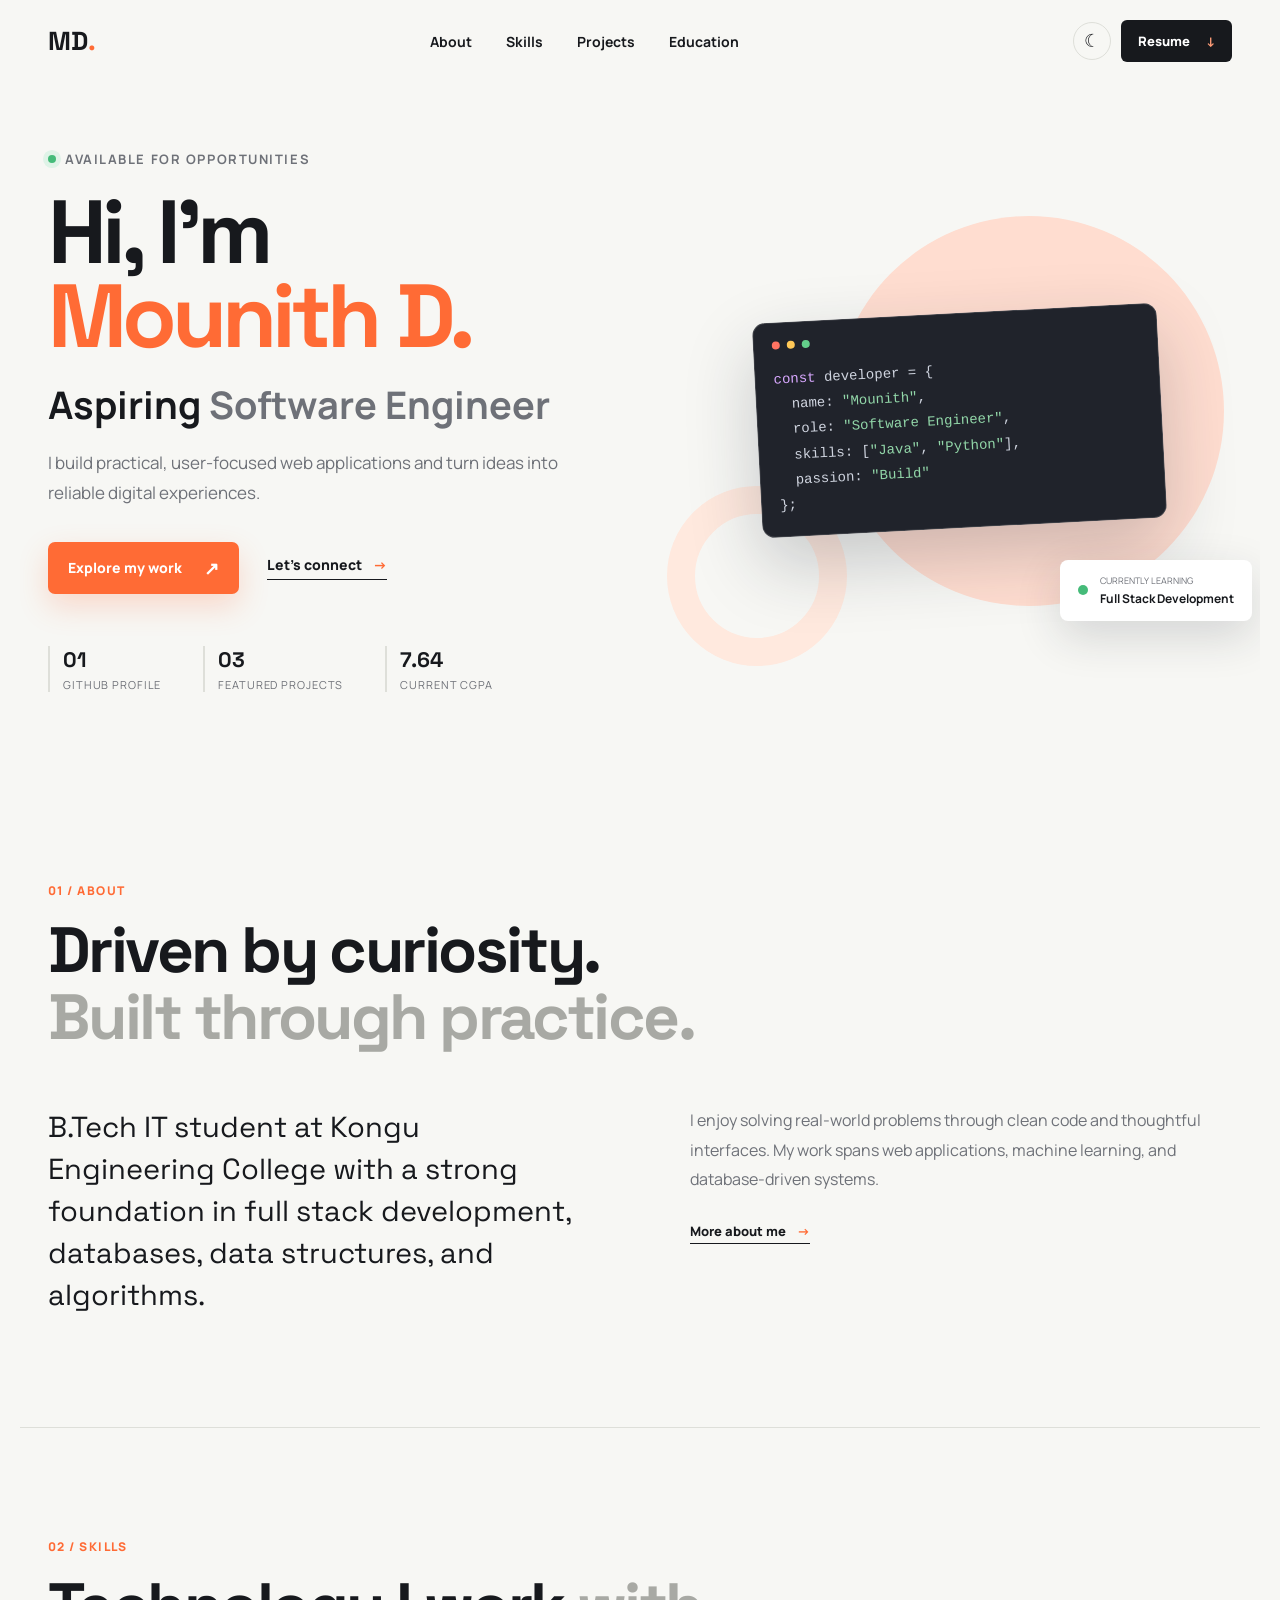
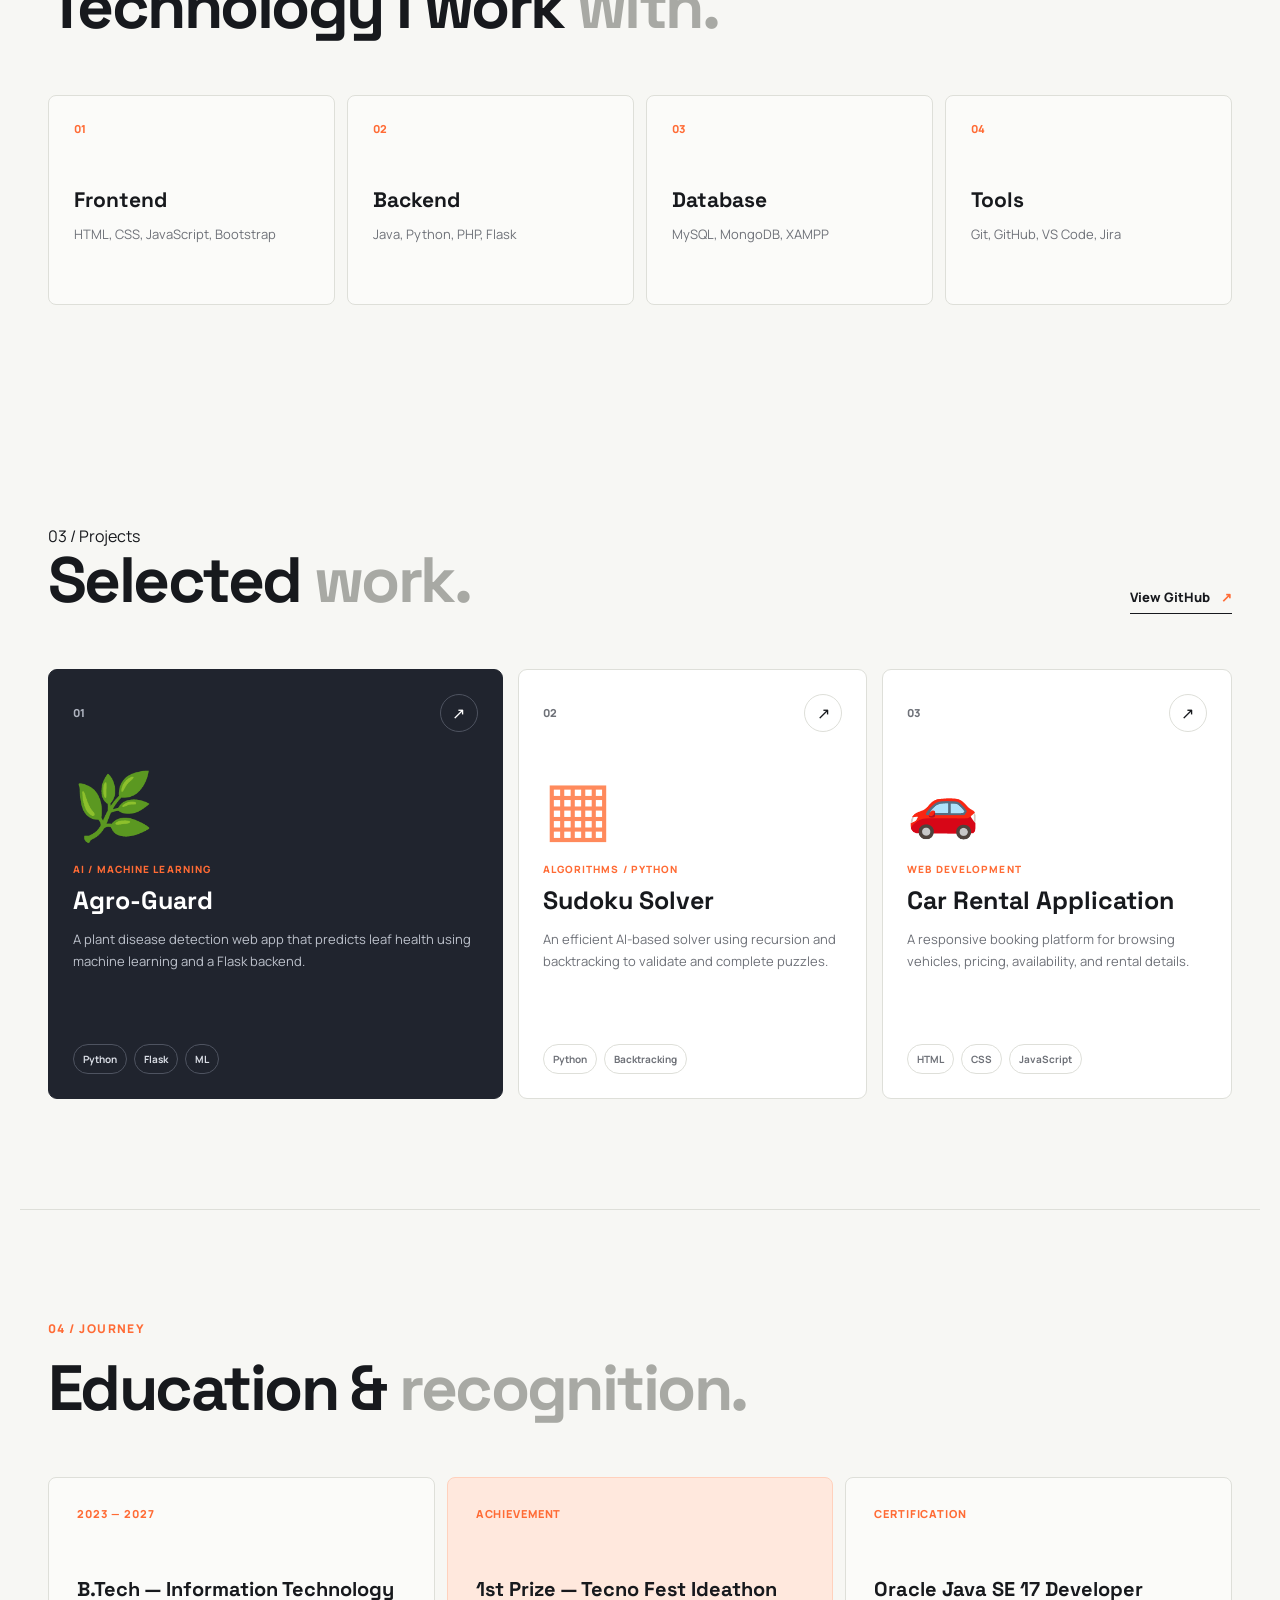
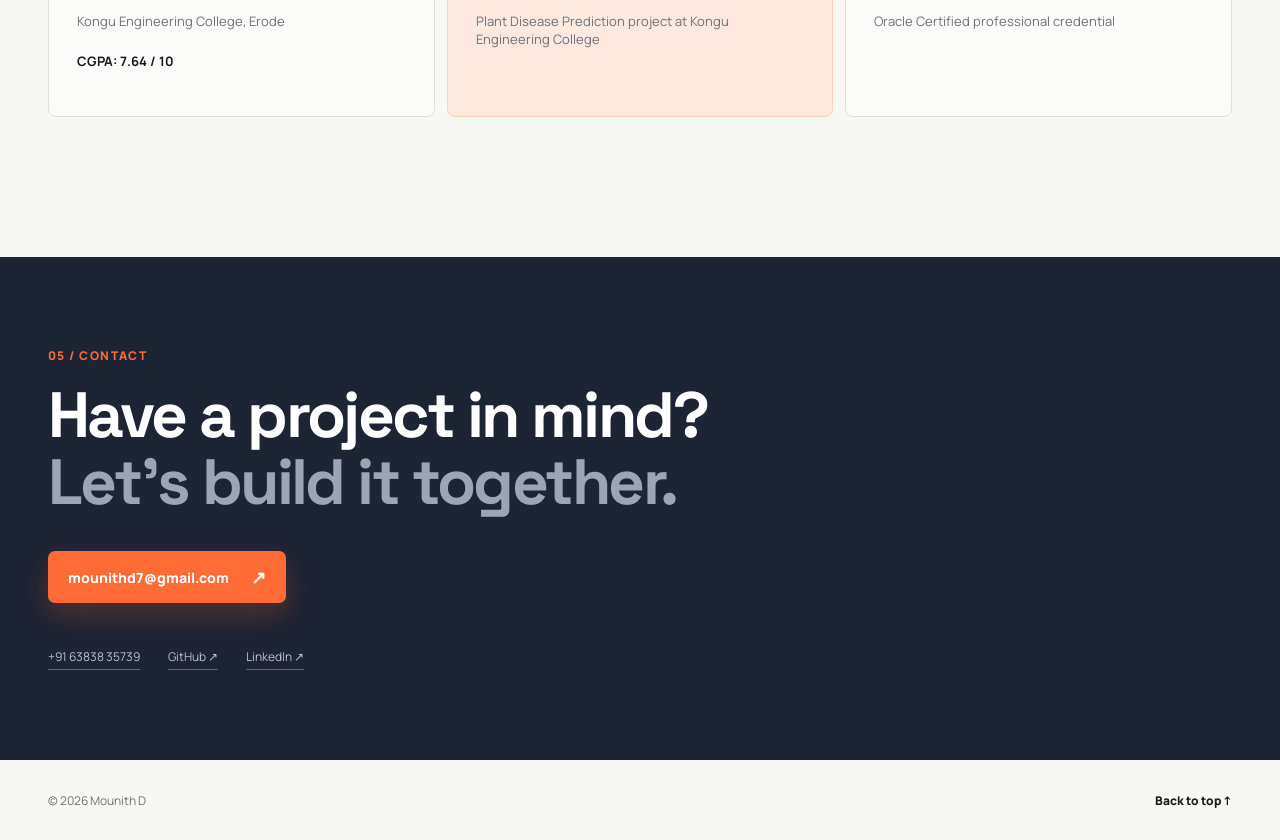
<file: index.html>
<!DOCTYPE html>
<html lang="en">
<head>
    <meta charset="UTF-8">
    <title>Mounith D | Portfolio</title>
    <meta name="viewport" content="width=device-width, initial-scale=1.0">
    <meta name="description" content="Portfolio of Mounith D, an aspiring software engineer and full stack developer.">
    <link rel="preconnect" href="https://fonts.googleapis.com">
    <link rel="preconnect" href="https://fonts.gstatic.com" crossorigin>
    <link href="https://fonts.googleapis.com/css2?family=Manrope:wght@400;500;600;700;800&family=Space+Grotesk:wght@600;700&display=swap" rel="stylesheet">
    <link rel="stylesheet" href="style.css">
</head>
<body>
    <nav class="navbar" aria-label="Main navigation">
        <a class="brand" href="#home" aria-label="Mounith D home">MD<span>.</span></a>
        <div class="nav-links">
            <a href="#about">About</a>
            <a href="#skills">Skills</a>
            <a href="#projects">Projects</a>
            <a href="#education">Education</a>
        </div>
        <div class="nav-actions">
            <button id="themeToggle" class="icon-button" type="button" aria-label="Toggle dark mode">☾</button>
            <a href="resume.pdf" download class="nav-contact">Resume <span>↓</span></a>
        </div>
    </nav>

    <main>
        <section class="hero" id="home">
            <div class="hero-content">
                <p class="eyebrow"><span></span> Available for opportunities</p>
                <h1>Hi, I'm <strong>Mounith D.</strong></h1>
                <p class="hero-role">Aspiring <span>Software Engineer</span></p>
                <p class="hero-description">I build practical, user-focused web applications and turn ideas into reliable digital experiences.</p>
                <div class="hero-actions">
                    <a class="primary-button" href="#projects">Explore my work <span>↗</span></a>
                    <a class="text-button" href="#contact">Let's connect <span>→</span></a>
                </div>
                <div class="hero-meta">
                    <div><strong>01</strong><span>GitHub profile</span></div>
                    <div><strong>03</strong><span>Featured projects</span></div>
                    <div><strong>7.64</strong><span>Current CGPA</span></div>
                </div>
            </div>
            <div class="hero-visual" aria-label="Developer profile illustration">
                <div class="orb orb-one"></div>
                <div class="orb orb-two"></div>
                <div class="code-window">
                    <div class="window-bar"><i></i><i></i><i></i></div>
                    <pre><code><span class="code-purple">const</span> developer = {
  name: <span class="code-green">"Mounith"</span>,
  role: <span class="code-green">"Software Engineer"</span>,
  skills: [<span class="code-green">"Java"</span>, <span class="code-green">"Python"</span>],
  passion: <span class="code-green">"Build"</span>
};</code></pre>
                </div>
                <div class="status-card">
                    <span class="status-dot"></span>
                    <div><small>Currently learning</small><strong>Full Stack Development</strong></div>
                </div>
            </div>
        </section>

        <section id="about" class="section">
            <div class="section-heading">
                <p>01 / About</p>
                <h2>Driven by curiosity.<br><span>Built through practice.</span></h2>
            </div>
            <div class="about-grid">
                <p class="about-lead">B.Tech IT student at Kongu Engineering College with a strong foundation in full stack development, databases, data structures, and algorithms.</p>
                <div class="about-copy">
                    <p>I enjoy solving real-world problems through clean code and thoughtful interfaces. My work spans web applications, machine learning, and database-driven systems.</p>
                    <a href="#contact">More about me <span>→</span></a>
                </div>
            </div>
        </section>

        <section id="skills" class="section skills-section">
            <div class="section-heading">
                <p>02 / Skills</p>
                <h2>Technology I work <span>with.</span></h2>
            </div>
            <div class="skills-grid">
                <article><span>01</span><h3>Frontend</h3><p>HTML, CSS, JavaScript, Bootstrap</p></article>
                <article><span>02</span><h3>Backend</h3><p>Java, Python, PHP, Flask</p></article>
                <article><span>03</span><h3>Database</h3><p>MySQL, MongoDB, XAMPP</p></article>
                <article><span>04</span><h3>Tools</h3><p>Git, GitHub, VS Code, Jira</p></article>
            </div>
        </section>

        <section id="projects" class="section">
            <div class="section-heading project-heading">
                <div><p>03 / Projects</p><h2>Selected <span>work.</span></h2></div>
                <a class="github-link" href="https://github.com/Mounith2005" target="_blank" rel="noreferrer">View GitHub <span>↗</span></a>
            </div>
            <div class="project-grid">
                <article class="project-card featured">
                    <div class="project-top"><span class="project-number">01</span><a href="https://github.com/Mounith2005/Agro-gaurd" target="_blank" rel="noreferrer" aria-label="Open Agro-Guard project">↗</a></div>
                    <div class="project-icon">🌿</div>
                    <p class="project-category">AI / Machine Learning</p>
                    <h3>Agro-Guard</h3>
                    <p>A plant disease detection web app that predicts leaf health using machine learning and a Flask backend.</p>
                    <div class="tags"><span>Python</span><span>Flask</span><span>ML</span></div>
                </article>
                <article class="project-card">
                    <div class="project-top"><span class="project-number">02</span><a href="https://github.com/Mounith2005/SudokuSolver" target="_blank" rel="noreferrer" aria-label="Open Sudoku Solver project">↗</a></div>
                    <div class="project-icon sudoku-icon">▦</div>
                    <p class="project-category">Algorithms / Python</p>
                    <h3>Sudoku Solver</h3>
                    <p>An efficient AI-based solver using recursion and backtracking to validate and complete puzzles.</p>
                    <div class="tags"><span>Python</span><span>Backtracking</span></div>
                </article>
                <article class="project-card">
                    <div class="project-top"><span class="project-number">03</span><a href="https://github.com/Mounith2005/car-rentel" target="_blank" rel="noreferrer" aria-label="Open car rental project">↗</a></div>
                    <div class="project-icon rental-icon">🚗</div>
                    <p class="project-category">Web Development</p>
                    <h3>Car Rental Application</h3>
                    <p>A responsive booking platform for browsing vehicles, pricing, availability, and rental details.</p>
                    <div class="tags"><span>HTML</span><span>CSS</span><span>JavaScript</span></div>
                </article>
            </div>
        </section>

        <section id="education" class="section education-section">
            <div class="section-heading">
                <p>04 / Journey</p>
                <h2>Education & <span>recognition.</span></h2>
            </div>
            <div class="journey-grid">
                <article class="journey-card"><p class="journey-date">2023 — 2027</p><h3>B.Tech — Information Technology</h3><p>Kongu Engineering College, Erode</p><strong>CGPA: 7.64 / 10</strong></article>
                <article class="journey-card highlight"><p class="journey-date">Achievement</p><h3>1st Prize — Tecno Fest Ideathon</h3><p>Plant Disease Prediction project at Kongu Engineering College</p></article>
                <article class="journey-card"><p class="journey-date">Certification</p><h3>Oracle Java SE 17 Developer</h3><p>Oracle Certified professional credential</p></article>
            </div>
        </section>

        <section id="contact" class="contact-section">
            <p>05 / Contact</p>
            <h2>Have a project in mind?<br><span>Let's build it together.</span></h2>
            <a class="primary-button" href="mailto:mounithd7@gmail.com">mounithd7@gmail.com <span>↗</span></a>
            <div class="contact-links">
                <a href="tel:+916383835739">+91 63838 35739</a>
                <a href="https://github.com/Mounith2005" target="_blank" rel="noreferrer">GitHub ↗</a>
                <a href="https://linkedin.com/in/mounith-dharmarajan-796192291" target="_blank" rel="noreferrer">LinkedIn ↗</a>
            </div>
        </section>
    </main>

    <footer><p>© 2026 Mounith D</p><a href="#home">Back to top ↑</a></footer>
    <script src="script.js"></script>
</body>
</html>
</file>
<file: style.css>
:root {
    --ink: #17191d;
    --muted: #6e7178;
    --paper: #f7f7f4;
    --line: #dedfd9;
    --accent: #ff6b35;
    --accent-soft: #ffe8dd;
    --navy: #1d2433;
}
* { margin: 0; padding: 0; box-sizing: border-box; }
html { scroll-behavior: smooth; }
body { font-family: "Manrope", sans-serif; background: var(--paper); color: var(--ink); }
a { color: inherit; text-decoration: none; }
.navbar { height: 82px; max-width: 1240px; margin: 0 auto; padding: 0 28px; display: flex; align-items: center; justify-content: space-between; position: relative; z-index: 20; }
.brand { font-family: "Space Grotesk", sans-serif; font-size: 26px; font-weight: 700; }
.brand span { color: var(--accent); }
.nav-links { display: flex; gap: 34px; }
.nav-links a { font-size: 14px; font-weight: 700; transition: .2s; }
.nav-links a:hover { color: var(--accent); }
.nav-actions { display: flex; align-items: center; gap: 10px; }
.icon-button { width: 38px; height: 38px; border: 1px solid var(--line); border-radius: 50%; background: transparent; color: var(--ink); cursor: pointer; font-size: 18px; }
.nav-contact { height: 42px; display: inline-flex; align-items: center; gap: 16px; padding: 0 17px; border-radius: 6px; background: var(--ink); color: white; font-size: 13px; font-weight: 800; }
.nav-contact span { color: #ff9d78; }
.hero { min-height: 650px; max-width: 1240px; margin: 0 auto; padding: 68px 28px 80px; display: grid; grid-template-columns: 54% 46%; align-items: center; overflow: hidden; }
.eyebrow { display: flex; align-items: center; gap: 9px; margin-bottom: 22px; color: var(--muted); font-size: 13px; font-weight: 700; text-transform: uppercase; letter-spacing: .12em; }
.eyebrow span { width: 8px; height: 8px; border-radius: 50%; background: #45bb79; box-shadow: 0 0 0 5px #dff3e7; }
.hero h1 { max-width: 650px; font-family: "Space Grotesk", sans-serif; font-size: clamp(58px, 7vw, 92px); line-height: .94; letter-spacing: -.055em; }
.hero h1 strong { display: block; color: var(--accent); }
.hero-role { margin-top: 20px; font-size: clamp(24px, 3vw, 38px); font-weight: 700; }
.hero-role span { color: var(--muted); }
.hero-description { max-width: 520px; margin-top: 18px; color: var(--muted); font-size: 17px; line-height: 1.75; }
.hero-actions { display: flex; align-items: center; gap: 28px; margin-top: 34px; }
.primary-button { min-height: 52px; display: inline-flex; align-items: center; justify-content: center; gap: 22px; padding: 0 20px; border-radius: 7px; background: var(--accent); color: white; font-size: 14px; font-weight: 800; box-shadow: 0 12px 30px rgba(255,107,53,.22); }
.primary-button span { font-size: 18px; }
.text-button { font-size: 14px; font-weight: 800; border-bottom: 1px solid var(--ink); padding-bottom: 5px; }
.text-button span { margin-left: 8px; color: var(--accent); }
.hero-meta { display: flex; gap: 42px; margin-top: 52px; }
.hero-meta div { display: flex; flex-direction: column; padding-left: 13px; border-left: 2px solid var(--line); }
.hero-meta strong { font-family: "Space Grotesk", sans-serif; font-size: 21px; }
.hero-meta span { margin-top: 4px; color: var(--muted); font-size: 11px; text-transform: uppercase; letter-spacing: .08em; }
.hero-visual { position: relative; height: 510px; display: flex; align-items: center; justify-content: center; }
.orb { position: absolute; border-radius: 50%; }
.orb-one { width: 390px; height: 390px; background: #ffddd0; right: 8px; top: 50px; }
.orb-two { width: 180px; height: 180px; border: 28px solid #ffe9de; left: -20px; bottom: 10px; }
.code-window { position: relative; z-index: 3; width: 405px; padding: 18px; border: 1px solid rgba(255,255,255,.15); border-radius: 13px; background: #20232b; color: #cfd4df; box-shadow: 0 28px 70px rgba(29,36,51,.22); transform: rotate(-3deg); }
.window-bar { display: flex; gap: 7px; margin-bottom: 18px; }
.window-bar i { width: 8px; height: 8px; border-radius: 50%; background: #ff7362; }
.window-bar i:nth-child(2) { background: #ffc857; }
.window-bar i:nth-child(3) { background: #63cf8a; }
pre { font-family: Consolas, monospace; font-size: 14px; line-height: 1.8; overflow: hidden; }
.code-purple { color: #d8a8ff; }
.code-green { color: #92d7a9; }
.status-card { position: absolute; z-index: 4; right: -20px; bottom: 55px; display: flex; align-items: center; gap: 12px; padding: 14px 18px; border-radius: 8px; background: white; box-shadow: 0 15px 45px rgba(29,36,51,.16); }
.status-dot { width: 10px; height: 10px; border-radius: 50%; background: #45bb79; }
.status-card div { display: flex; flex-direction: column; }
.status-card small { color: var(--muted); font-size: 9px; text-transform: uppercase; }
.status-card strong { margin-top: 3px; font-size: 12px; }
.section { max-width: 1240px; margin: 0 auto; padding: 110px 28px; }
.section-heading { display: flex; flex-direction: column; }
.section-heading > p, .contact-section > p { margin-bottom: 18px; color: var(--accent); font-size: 12px; font-weight: 800; text-transform: uppercase; letter-spacing: .12em; }
.section-heading h2, .contact-section h2 { font-family: "Space Grotesk", sans-serif; font-size: clamp(42px, 5vw, 68px); line-height: 1.05; letter-spacing: -.04em; }
.section-heading h2 span, .contact-section h2 span { color: #a8a9a4; }
.about-grid { display: grid; grid-template-columns: 1fr 1fr; gap: 100px; margin-top: 55px; }
.about-lead { font-family: "Space Grotesk", sans-serif; font-size: 29px; line-height: 1.45; }
.about-copy { color: var(--muted); line-height: 1.85; }
.about-copy a { display: inline-block; margin-top: 24px; color: var(--ink); font-size: 13px; font-weight: 800; border-bottom: 1px solid var(--ink); }
.about-copy a span { color: var(--accent); margin-left: 8px; }
.skills-section { border-top: 1px solid var(--line); }
.skills-grid { display: grid; grid-template-columns: repeat(4, 1fr); gap: 12px; margin-top: 55px; }
.skills-grid article { min-height: 210px; padding: 25px; border: 1px solid var(--line); border-radius: 8px; background: rgba(255,255,255,.5); transition: .25s; }
.skills-grid article:hover { transform: translateY(-6px); border-color: var(--accent); background: white; box-shadow: 0 18px 40px rgba(29,36,51,.07); }
.skills-grid article > span { display: block; color: var(--accent); font-size: 11px; font-weight: 800; }
.skills-grid h3 { margin-top: 50px; font-family: "Space Grotesk", sans-serif; font-size: 21px; }
.skills-grid p { margin-top: 10px; color: var(--muted); font-size: 13px; line-height: 1.7; }
.project-heading { flex-direction: row; justify-content: space-between; align-items: end; }
.github-link { padding-bottom: 7px; border-bottom: 1px solid var(--ink); font-size: 13px; font-weight: 800; }
.github-link span { color: var(--accent); margin-left: 8px; }
.project-grid { display: grid; grid-template-columns: 1.3fr 1fr 1fr; gap: 15px; margin-top: 55px; }
.project-card { min-height: 430px; padding: 24px; border: 1px solid var(--line); border-radius: 9px; background: white; display: flex; flex-direction: column; transition: .25s; }
.project-card:hover { transform: translateY(-8px); box-shadow: 0 22px 50px rgba(29,36,51,.1); }
.project-card.featured { background: #20242e; color: white; border-color: #20242e; }
.project-top { display: flex; justify-content: space-between; align-items: center; }
.project-number { color: var(--muted); font-size: 11px; font-weight: 800; }
.featured .project-number { color: #aeb3bf; }
.project-top a { width: 38px; height: 38px; display: grid; place-items: center; border: 1px solid var(--line); border-radius: 50%; }
.featured .project-top a { border-color: #4e5360; }
.project-icon { height: 115px; display: flex; align-items: center; font-size: 65px; margin-top: 15px; }
.sudoku-icon { color: #ff8a5c; font-size: 74px; }
.rental-icon { font-size: 58px; }
.project-category { color: var(--accent); font-size: 10px; font-weight: 800; text-transform: uppercase; letter-spacing: .11em; }
.project-card h3 { margin-top: 8px; font-family: "Space Grotesk", sans-serif; font-size: 25px; }
.project-card > p:not(.project-category) { margin-top: 12px; color: var(--muted); font-size: 13px; line-height: 1.7; }
.featured > p:not(.project-category) { color: #bdc2cc; }
.tags { display: flex; flex-wrap: wrap; gap: 7px; margin-top: auto; padding-top: 20px; }
.tags span { padding: 7px 9px; border: 1px solid var(--line); border-radius: 30px; color: var(--muted); font-size: 10px; font-weight: 700; }
.featured .tags span { border-color: #4e5360; color: #d9dde5; }
.education-section { border-top: 1px solid var(--line); }
.journey-grid { display: grid; grid-template-columns: repeat(3, 1fr); gap: 12px; margin-top: 55px; }
.journey-card { min-height: 240px; padding: 28px; border: 1px solid var(--line); border-radius: 8px; background: rgba(255,255,255,.5); }
.journey-card.highlight { background: var(--accent-soft); border-color: #ffd1bd; }
.journey-date { color: var(--accent); font-size: 11px; font-weight: 800; text-transform: uppercase; letter-spacing: .08em; }
.journey-card h3 { margin-top: 55px; font-family: "Space Grotesk", sans-serif; font-size: 20px; }
.journey-card p:not(.journey-date) { margin-top: 10px; color: var(--muted); font-size: 13px; }
.journey-card strong { display: block; margin-top: 22px; font-size: 13px; }
.contact-section { min-height: 420px; margin-top: 30px; padding: 90px max(28px, calc((100% - 1184px) / 2)); background: var(--navy); color: white; }
.contact-section h2 { max-width: 900px; }
.contact-section h2 span { color: #9da4b3; }
.contact-section .primary-button { margin-top: 35px; }
.contact-links { display: flex; gap: 28px; margin-top: 45px; }
.contact-links a { color: #bdc2cd; font-size: 12px; border-bottom: 1px solid #616776; padding-bottom: 4px; }
footer { max-width: 1240px; height: 80px; margin: 0 auto; padding: 0 28px; display: flex; align-items: center; justify-content: space-between; color: var(--muted); font-size: 12px; }
footer a { color: var(--ink); font-weight: 800; }
body.dark { --ink: #f2f3f5; --muted: #aeb2bc; --paper: #16181d; --line: #343840; }
body.dark .skills-grid article, body.dark .journey-card, body.dark .project-card:not(.featured), body.dark .status-card { background: #20232a; }
body.dark .about-copy a, body.dark footer a { color: var(--ink); border-color: var(--ink); }
body.dark .nav-contact { background: var(--ink); color: var(--paper); }
body.dark .icon-button { color: var(--ink); }
body.dark .orb-one { background: #633d31; }
body.dark .orb-two { border-color: #322e2b; }
@media (max-width: 980px) {
    .nav-links { display: none; }
    .hero { grid-template-columns: 1fr; padding-top: 45px; }
    .hero-visual { margin-top: 20px; }
    .project-grid { grid-template-columns: 1fr 1fr; }
    .project-card.featured { grid-column: span 2; }
    .skills-grid { grid-template-columns: 1fr 1fr; }
}
@media (max-width: 650px) {
    .navbar { height: 70px; padding: 0 18px; }
    .nav-contact { width: 42px; padding: 0; justify-content: center; font-size: 0; }
    .nav-contact span { font-size: 14px; }
    .hero { min-height: auto; padding: 45px 18px 60px; }
    .hero h1 { font-size: 54px; }
    .hero-description { font-size: 15px; }
    .hero-actions { align-items: flex-start; flex-direction: column; gap: 20px; }
    .hero-meta { gap: 16px; justify-content: space-between; }
    .hero-meta div { padding-left: 8px; }
    .hero-meta strong { font-size: 17px; }
    .hero-meta span { font-size: 9px; }
    .hero-visual { height: 390px; }
    .orb-one { width: 300px; height: 300px; right: 0; }
    .orb-two { width: 130px; height: 130px; }
    .code-window { width: 310px; }
    pre { font-size: 11px; }
    .status-card { right: 0; bottom: 20px; }
    .section { padding: 75px 18px; }
    .about-grid { grid-template-columns: 1fr; gap: 30px; }
    .about-lead { font-size: 24px; }
    .skills-grid, .project-grid, .journey-grid { grid-template-columns: 1fr; }
    .project-card.featured { grid-column: auto; }
    .project-heading { align-items: flex-start; flex-direction: column; gap: 25px; }
    .project-card { min-height: 390px; }
    .journey-card { min-height: 210px; }
    .contact-section { padding: 70px 18px; }
    .contact-section h2 { font-size: 42px; }
    .contact-links { flex-wrap: wrap; }
    footer { padding: 0 18px; }
}
</file>
